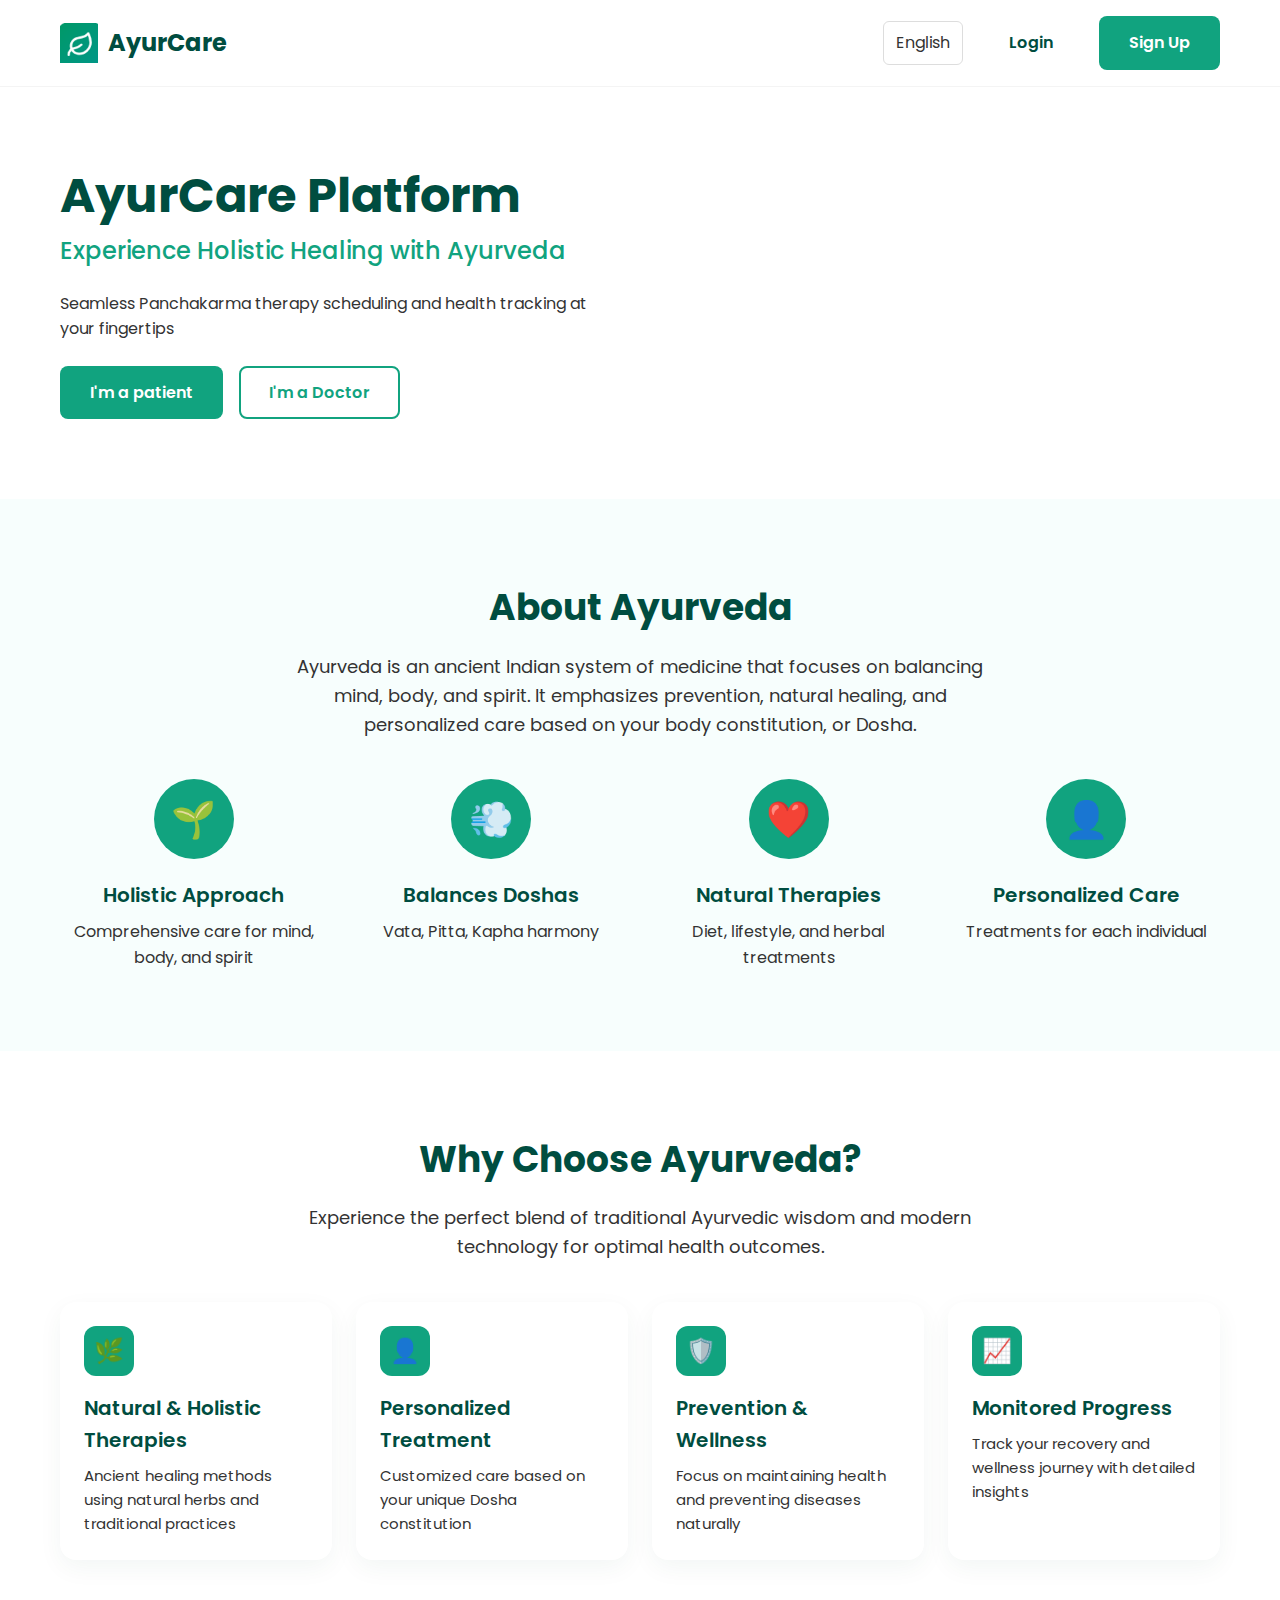
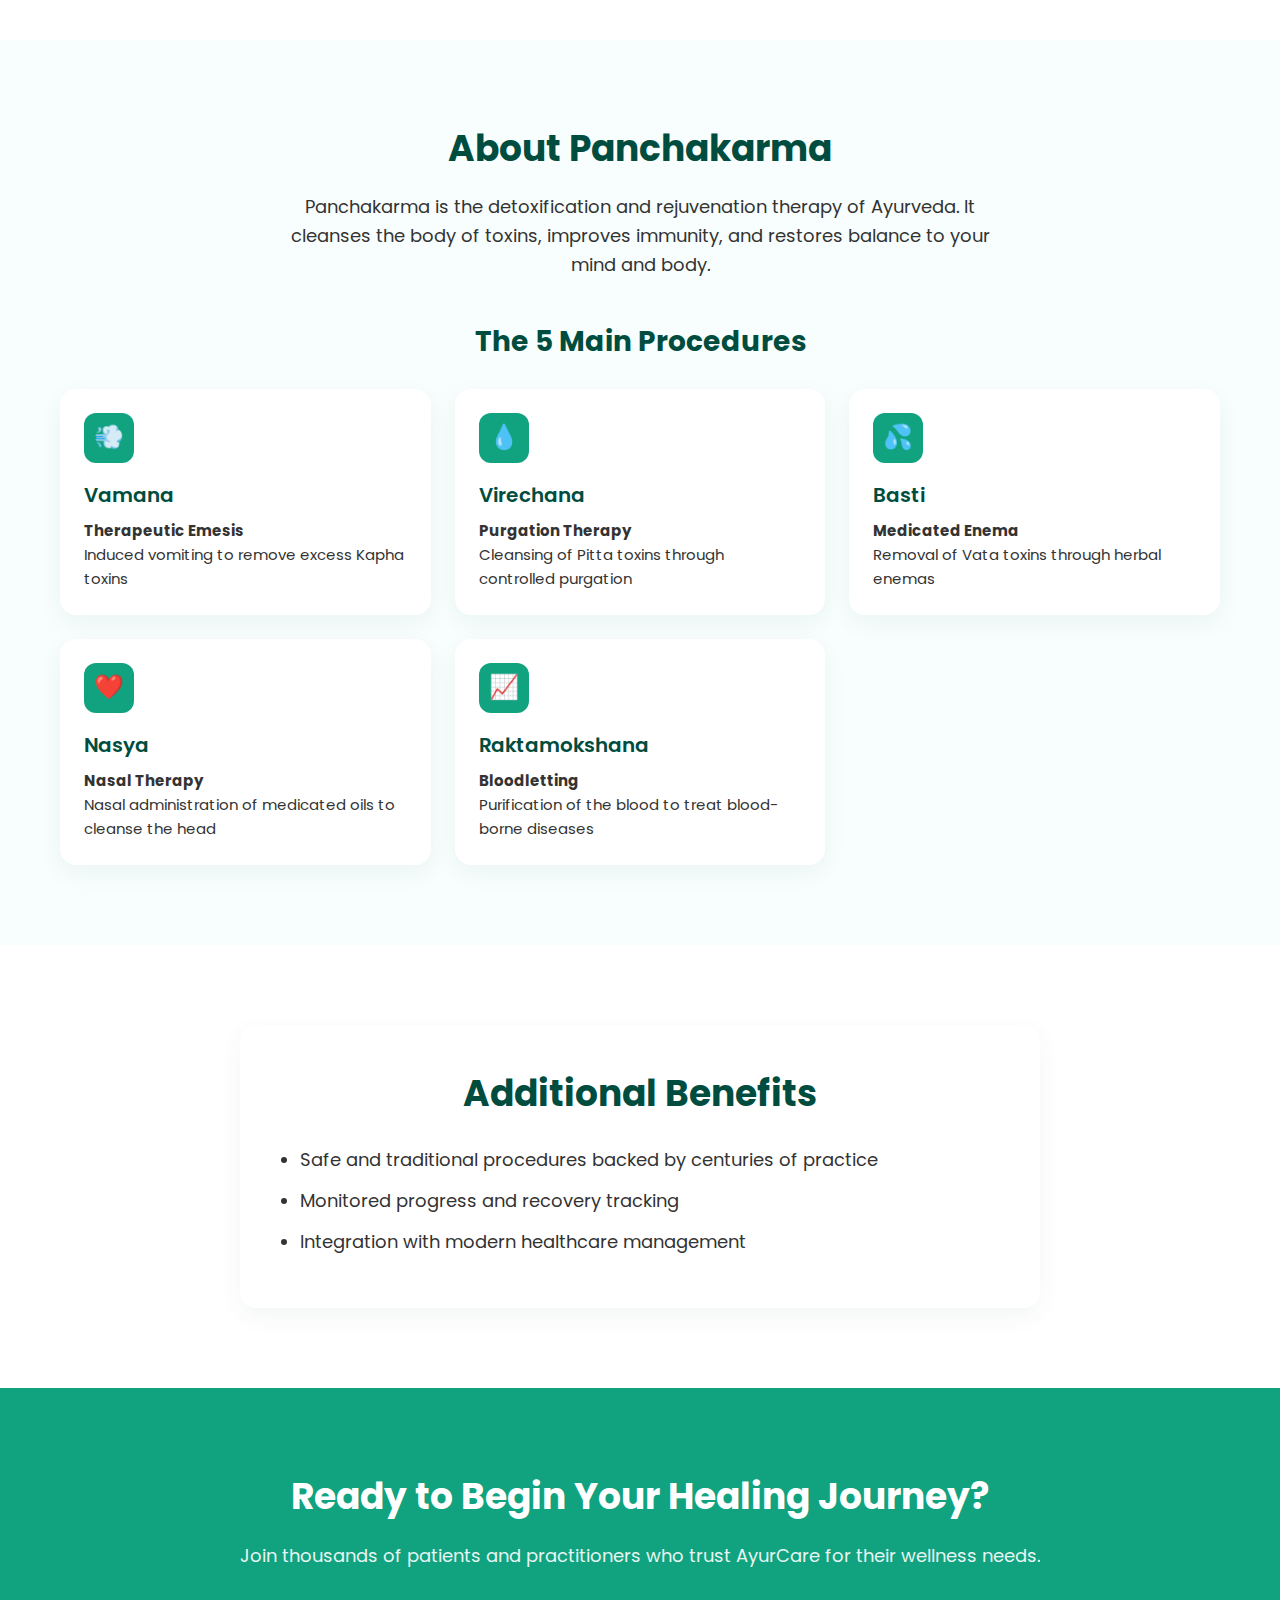
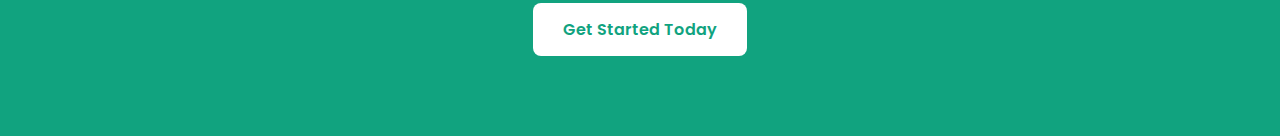
<file: index.html>
<!DOCTYPE html>
<html lang="en">
<head>
    <meta charset="UTF-8">
    <meta name="viewport" content="width=device-width, initial-scale=1.0">
    <title>AyurCare - Holistic Healing</title>
    <link rel="stylesheet" href="style.css">
    <link rel="preconnect" href="https://fonts.googleapis.com">
    <link rel="preconnect" href="https://fonts.gstatic.com" crossorigin>
    <link href="https://fonts.googleapis.com/css2?family=Poppins:wght@400;500;600;700&display=swap" rel="stylesheet">
</head>
<body>

    <nav class="navbar">
        <div class="container nav-container">
            <a href="index.html" class="logo">
                <img src="images/logo.png" alt="AyurCare Logo"> <span>AyurCare</span>
            </a>
            <div class="nav-menu">
                <div class="language-selector">
                    <span>English</span>
                </div>
                <a href="login.html" class="btn btn-login">Login</a>
                <a href="signup.html" class="btn btn-primary">Sign Up</a>
            </div>
        </div>
    </nav>

    <header class="hero">
        <div class="container hero-container">
            <div class="hero-content">
                <h1 class="hero-title">AyurCare Platform</h1>
                <p class="hero-subtitle">Experience Holistic Healing with Ayurveda</p>
                <p class="hero-description">Seamless Panchakarma therapy scheduling and health tracking at your fingertips</p>
                <div class="hero-buttons">
                    <a href="#" class="btn btn-primary">I'm a patient</a>
                    <a href="#" class="btn btn-outline">I'm a Doctor</a>
                </div>
            </div>
            <div class="hero-image">
                </div>
        </div>
    </header>

    <section class="section">
        <div class="container text-center">
            <h2 class="section-title">About Ayurveda</h2>
            <p class="section-subtitle">Ayurveda is an ancient Indian system of medicine that focuses on balancing mind, body, and spirit. It emphasizes prevention, natural healing, and personalized care based on your body constitution, or Dosha.</p>
            
            <div class="features-grid grid-4">
                <div class="feature-card">
                    <div class="icon-wrapper">🌱</div> <h3 class="feature-title">Holistic Approach</h3>
                    <p>Comprehensive care for mind, body, and spirit</p>
                </div>
                <div class="feature-card">
                    <div class="icon-wrapper">💨</div> <h3 class="feature-title">Balances Doshas</h3>
                    <p>Vata, Pitta, Kapha harmony</p>
                </div>
                <div class="feature-card">
                    <div class="icon-wrapper">❤️</div> <h3 class="feature-title">Natural Therapies</h3>
                    <p>Diet, lifestyle, and herbal treatments</p>
                </div>
                <div class="feature-card">
                    <div class="icon-wrapper">👤</div> <h3 class="feature-title">Personalized Care</h3>
                    <p>Treatments for each individual</p>
                </div>
            </div>
        </div>
    </section>

    <section class="section bg-white">
        <div class="container text-center">
            <h2 class="section-title">Why Choose Ayurveda?</h2>
            <p class="section-subtitle">Experience the perfect blend of traditional Ayurvedic wisdom and modern technology for optimal health outcomes.</p>
            
            <div class="info-grid grid-4">
                <div class="info-card">
                    <div class="icon-wrapper-small">🌿</div> <h3 class="info-title">Natural & Holistic Therapies</h3>
                    <p>Ancient healing methods using natural herbs and traditional practices</p>
                </div>
                <div class="info-card">
                    <div class="icon-wrapper-small">👤</div> <h3 class="info-title">Personalized Treatment</h3>
                    <p>Customized care based on your unique Dosha constitution</p>
                </div>
                <div class="info-card">
                    <div class="icon-wrapper-small">🛡️</div> <h3 class="info-title">Prevention & Wellness</h3>
                    <p>Focus on maintaining health and preventing diseases naturally</p>
                </div>
                <div class="info-card">
                    <div class="icon-wrapper-small">📈</div> <h3 class="info-title">Monitored Progress</h3>
                    <p>Track your recovery and wellness journey with detailed insights</p>
                </div>
            </div>
        </div>
    </section>

    <section class="section">
        <div class="container text-center">
            <h2 class="section-title">About Panchakarma</h2>
            <p class="section-subtitle">Panchakarma is the detoxification and rejuvenation therapy of Ayurveda. It cleanses the body of toxins, improves immunity, and restores balance to your mind and body.</p>
            
            <h3 class="subsection-title">The 5 Main Procedures</h3>
            
            <div class="info-grid grid-panchakarma">
                <div class="info-card">
                    <div class="icon-wrapper-small">💨</div> <h3 class="info-title">Vamana</h3>
                    <p><strong>Therapeutic Emesis</strong></p>
                    <p>Induced vomiting to remove excess Kapha toxins</p>
                </div>
                <div class="info-card">
                    <div class="icon-wrapper-small">💧</div> <h3 class="info-title">Virechana</h3>
                    <p><strong>Purgation Therapy</strong></p>
                    <p>Cleansing of Pitta toxins through controlled purgation</p>
                </div>
                <div class="info-card">
                    <div class="icon-wrapper-small">💦</div> <h3 class="info-title">Basti</h3>
                    <p><strong>Medicated Enema</strong></p>
                    <p>Removal of Vata toxins through herbal enemas</p>
                </div>
                <div class="info-card">
                    <div class="icon-wrapper-small">❤️</div> <h3 class="info-title">Nasya</h3>
                    <p><strong>Nasal Therapy</strong></p>
                    <p>Nasal administration of medicated oils to cleanse the head</p>
                </div>
                <div class="info-card">
                    <div class="icon-wrapper-small">📈</div> <h3 class="info-title">Raktamokshana</h3>
                    <p><strong>Bloodletting</strong></p>
                    <p>Purification of the blood to treat blood-borne diseases</p>
                </div>
            </div>
        </div>
    </section>

    <section class="section bg-white">
        <div class="container">
            <div class="benefits-card">
                <h2 class="section-title">Additional Benefits</h2>
                <ul>
                    <li>Safe and traditional procedures backed by centuries of practice</li>
                    <li>Monitored progress and recovery tracking</li>
                    <li>Integration with modern healthcare management</li>
                </ul>
            </div>
        </div>
    </section>

    <section class="cta">
        <div class="container text-center">
            <h2 class="cta-title">Ready to Begin Your Healing Journey?</h2>
            <p>Join thousands of patients and practitioners who trust AyurCare for their wellness needs.</p>
            <a href="#" class="btn btn-light">Get Started Today</a>
        </div>
    </section>

</body>
</html>
</file>
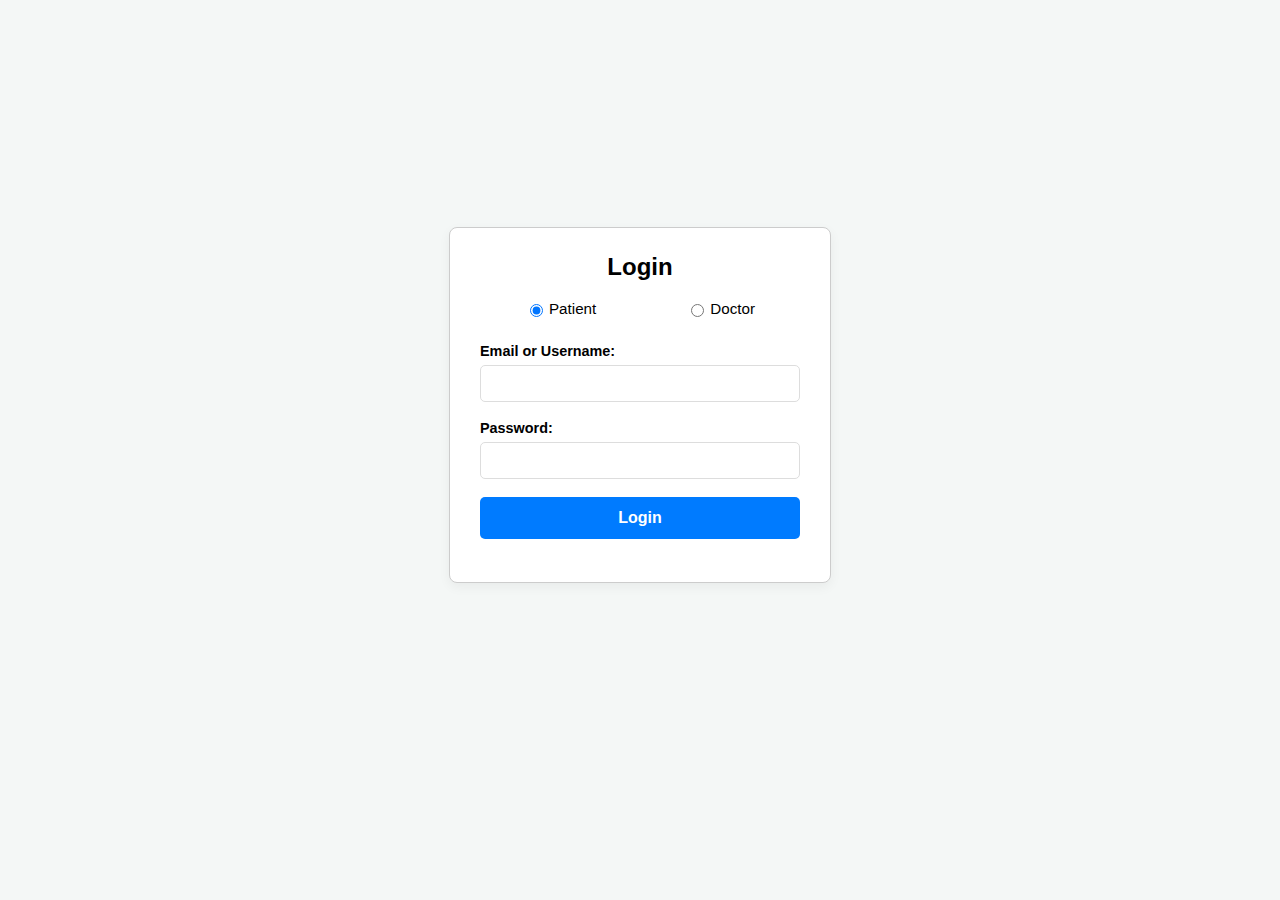
<file: login.html>
<!DOCTYPE html>
<html lang="en">
<head>
    <meta charset="UTF-8">
    <meta name="viewport" content="width=device-width, initial-scale=1.0">
    <title>Login</title>
    <style>
        /* Using a similar style to your signup page */
        body { 
            font-family: -apple-system, BlinkMacSystemFont, "Segoe UI", Roboto, Helvetica, Arial, sans-serif; 
            display: grid; 
            place-items: center; 
            min-height: 90vh; 
            background-color: #f4f7f6;
            margin: 0;
        }
        
        form { 
            background: #ffffff;
            border: 1px solid #ccc; 
            padding: 25px 30px; 
            border-radius: 8px; 
            box-shadow: 0 4px 12px rgba(0,0,0,0.05);
            width: 320px;
        }
        
        h2 {
            text-align: center;
            margin-top: 0;
        }

        div.form-group { 
            margin-bottom: 18px; 
        }
        
        label { 
            display: block; 
            margin-bottom: 6px; 
            font-weight: 600; 
            font-size: 0.9rem;
        }
        
        input[type="text"], 
        input[type="email"], 
        input[type="password"] { 
            width: 100%; 
            padding: 10px; 
            border: 1px solid #ddd;
            border-radius: 5px;
            box-sizing: border-box; /* Important */
        }
        
        /* Styles for the new Role Selector */
        div.role-selector {
            display: flex;
            justify-content: space-around;
            margin-bottom: 20px;
        }

        div.role-selector label {
            display: flex;
            align-items: center;
            font-weight: normal;
            font-size: 0.95rem;
        }

        div.role-selector input[type="radio"] {
            margin-right: 6px;
        }


        button { 
            width: 100%; 
            padding: 12px; 
            background-color: #007bff; 
            color: white; 
            border: none; 
            cursor: pointer; 
            border-radius: 5px;
            font-size: 1rem;
            font-weight: 600;
        }
        
        button:hover {
            background-color: #0056b3;
        }

    </style>
</head>
<body>

    <form id="login-form" action="/login-placeholder" method="post">
        <h2>Login</h2>

        <div class="form-group role-selector">
            <label for="role-patient">
                <input type="radio" id="role-patient" name="role" value="patient" checked>
                Patient
            </label>
            <label for="role-doctor">
                <input type="radio" id="role-doctor" name="role" value="doctor">
                Doctor
            </label>
        </div>

        <div class="form-group">
          <label for="email">Email or Username:</label>
          <input type="text" id="email" name="email" required>
        </div>
        
        <div class="form-group">
          <label for="password">Password:</label>
          <input type="password" id="password" name="password" required>
        </div>
        
        <div class="form-group">
            <button type="submit">Login</button>
        </div>
        
    </form>

    <script>
        // 1. Find the form on the page using its ID
        const loginForm = document.getElementById('login-form');

        // 2. Add an event listener to run a function when the form is "submitted"
        loginForm.addEventListener('submit', function(event) {
            
            // 3. STOP the form from submitting the normal HTML way
            event.preventDefault();

            // 4. Find out which radio button is checked
            // This searches inside the form for the input named 'role' that is ':checked'
            const selectedRole = loginForm.querySelector('input[name="role"]:checked').value;

            // 5. Check the value and redirect the browser
            if (selectedRole === 'doctor') {
                
                // ---
                // In a REAL app, you would first check the password on a server.
                // ---
                console.log('Logging in as a doctor...');
                window.location.href = 'doctor-dashboard.html'; // Sends user to the doctor page

            } else {
                
                // ---
                // In a REAL app, you would first check the password on a server.
                // ---
                console.log('Logging in as a patient...');
                window.location.href = 'patient-dashboard.html'; // Sends user to the patient page
            }
        });
    </script>

</body>
</html>
</file>
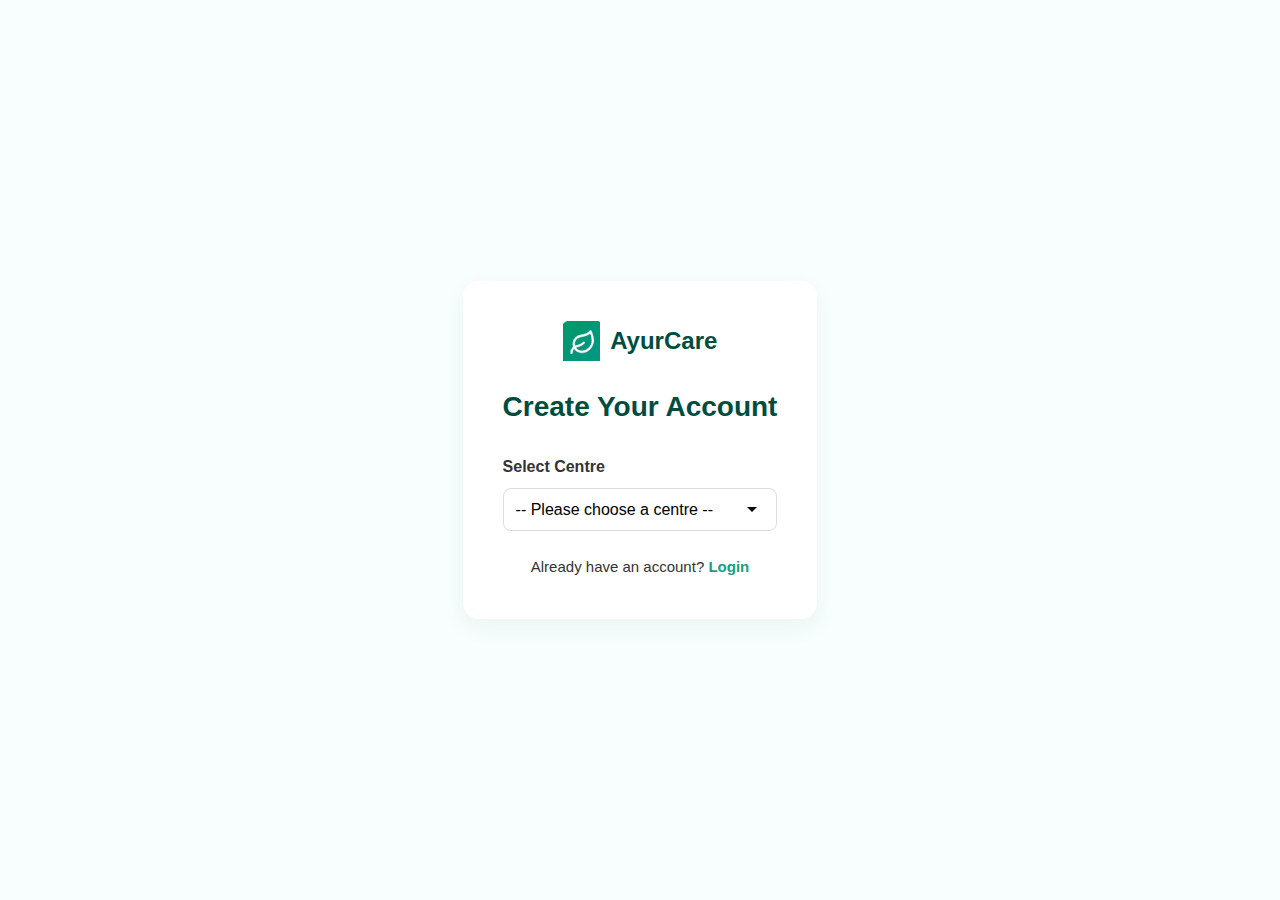
<file: signup.html>
<!DOCTYPE html>
<html lang="en">
<head>
    <meta charset="UTF-8">
    <meta name="viewport" content="width=device-width, initial-scale=1.0">
    <title>Sign Up - AyurCare</title>
    <link rel="stylesheet" href="style.css"> <link rel="stylesheet" href="forms.css"> </head>
<body>
    <div class="form-container">
        <div class="form-box">
            <a href="index.html" class="logo">
                <img src="images/logo.png" alt="AyurCare Logo"> <span>AyurCare</span>
            </a>
            <h2>Create Your Account</h2>

            <form id="signup-form">

                <div class="form-group">
                    <label for="centre-select">Select Centre</label>
                    <select id="centre-select" required>
                        <option value="">-- Please choose a centre --</option>
                        <option value="centre1">AyurCare Mumbai</option>
                        <option value="centre2">AyurCare Delhi</option>
                        <option value="centre3">AyurCare Bangalore</option>
                    </select>
                </div>

                <div id="signup-fields" style="display: none;">

                    <div class="form-group">
                        <label for="name">Full Name</label>
                        <input type="text" id="name" required>
                    </div>

                    <div class="form-group">
                        <label for="phone">Phone Number</label>
                        <input type="tel" id="phone" required>
                    </div>

                    <div class="form-group">
                        <label for="email">Email</label>
                        <input type="email" id="email" required>
                    </div>
                    
                    <div class="form-group">
                        <label for="user-type">I am a...</label>
                        <select id="user-type" required>
                            <option value="">-- Select user type --</option>
                            <option value="patient">Patient</option>
                            <option value="doctor">Doctor</option>
                        </select>
                    </div>

                    <div class="form-group">
                        <label for="password">Password</label>
                        <input type="password" id="password" required>
                    </div>

                    <div class="form-group">
                        <label for="confirm-password">Confirm Password</label>
                        <input type="password" id="confirm-password" required>
                    </div>

                    <div class="form-group-terms">
                        <input type="checkbox" id="terms" required>
                        <label for="terms">
                            I agree to the <a href="#">Terms & Conditions</a> and <a href="#">Privacy Policy</a>.
                        </label>
                    </div>

                    <button type="submit" class="btn btn-primary full-width">Create Account</button>
                </div>

            </form>

            <p class="form-link">Already have an account? <a href="login.html">Login</a></p>
        </div>
    </div>

    <script>
        // Wait for the page to load
        document.addEventListener('DOMContentLoaded', function() {
            
            // Get the elements we need
            const centreSelect = document.getElementById('centre-select');
            const hiddenFields = document.getElementById('signup-fields');
            const signupForm = document.getElementById('signup-form');
            const password = document.getElementById('password');
            const confirmPassword = document.getElementById('confirm-password');

            // 1. Show/Hide fields logic
            centreSelect.addEventListener('change', function() {
                // 'this.value' is the selected option's value
                if (this.value !== "") {
                    // If a centre is chosen, show the fields
                    hiddenFields.style.display = 'block';
                } else {
                    // If they un-select (choose the default), hide them
                    hiddenFields.style.display = 'none';
                }
            });

            // 2. Form submission logic (Password Check)
            signupForm.addEventListener('submit', function(event) {
                // Check if passwords match
                if (password.value !== confirmPassword.value) {
                    // If they don't match:
                    alert("Passwords do not match. Please try again.");
                    // Stop the form from submitting
                    event.preventDefault(); 
                }
                // If they do match, the form will submit normally.
            });

        });
    </script>

</body>
</html>
</file>
<file: style.css>
/* ========================
   Global Styles & Variables
========================= */
:root {
    --primary-green: #11A37F; /* Main accent green for buttons, icons */
    --dark-green: #004D40;    /* Dark teal for headings */
    --text-color: #333;       /* Body text */
    --light-green-bg: #F7FEFD; /* Light background for sections */
    --white: #FFFFFF;
    --grey: #F4F4F4;
    --border-color: #DDD;
    --shadow: 0 8px 24px rgba(0, 77, 64, 0.05);
}

* {
    margin: 0;
    padding: 0;
    box-sizing: border-box;
}

body {
    font-family: 'Poppins', sans-serif;
    color: var(--text-color);
    line-height: 1.6;
    background-color: var(--light-green-bg); /* <-- This is correct */
}

.container {
    max-width: 1200px;
    margin: 0 auto;
    padding: 0 20px;
}

img {
    max-width: 100%;
    display: block;
}

a {
    text-decoration: none;
    color: var(--primary-green);
}

/* ========================
   Buttons
========================= */
.btn {
    display: inline-block;
    padding: 12px 28px;
    border-radius: 8px;
    font-weight: 600;
    font-size: 16px;
    transition: all 0.3s ease;
    border: 2px solid transparent;
}

.btn-primary {
    background-color: var(--primary-green);
    color: var(--white);
}

.btn-primary:hover {
    background-color: var(--dark-green);
}

.btn-outline {
    background-color: var(--white);
    color: var(--primary-green);
    border-color: var(--primary-green);
}

.btn-outline:hover {
    background-color: var(--primary-green);
    color: var(--white);
}

.btn-login {
    background: none;
    color: var(--dark-green);
    font-weight: 600;
}

.btn-login:hover {
    color: var(--primary-green);
}

.btn-light {
    background-color: var(--white);
    color: var(--primary-green);
    font-weight: 600;
}

.btn-light:hover {
    background-color: var(--light-green-bg);
    transform: translateY(-2px);
}

/* ========================
   Navigation Bar
========================= */
.navbar {
    background: var(--white);
    padding: 16px 0;
    border-bottom: 1px solid var(--grey);
    position: sticky;
    top: 0;
    z-index: 100;
}

.nav-container {
    display: flex;
    justify-content: space-between;
    align-items: center;
}

.logo {
    display: flex;
    align-items: center;
    gap: 10px; /* Space between logo and text */
}

.logo img {
    height: 40px; /* You can adjust this height */
    width: auto;
}

.logo span {
    font-size: 24px;
    font-weight: 700;
    color: var(--dark-green);
}

.nav-menu {
    display: flex;
    align-items: center;
    gap: 16px;
}

.language-selector {
    color: var(--text-color);
    padding: 8px 12px;
    border: 1px solid var(--border-color);
    border-radius: 6px;
    cursor: pointer;
}

/* ========================
   Hero Section
========================= */
.hero {
    background: var(--white);
    padding: 80px 0;
}

.hero-container {
    display: flex;
    align-items: center;
    gap: 40px;
}

.hero-content {
    flex: 1;
}

.hero-image {
    flex: 1;
    text-align: center;
}

.hero-image img {
    border-radius: 16px;
    box-shadow: var(--shadow);
}

.hero-title {
    font-size: 48px;
    font-weight: 700;
    color: var(--dark-green);
    line-height: 1.2;
}

.hero-subtitle {
    font-size: 24px;
    font-weight: 500;
    color: var(--primary-green);
    margin-top: 8px;
}

.hero-description {
    font-size: 16px;
    margin: 20px 0;
}

.hero-buttons {
    display: flex;
    gap: 16px;
    margin-top: 24px;
}

/* ========================
   General Section Styling
========================= */
.section {
    padding: 80px 0;
}

.section.bg-light {
    background-color: var(--light-green-bg);
}

.section.bg-white { /* <-- ADDED THIS */
    background-color: var(--white);
}

.text-center {
    text-align: center;
}

.section-title {
    font-size: 36px;
    color: var(--dark-green);
    margin-bottom: 16px;
}

.section-subtitle {
    font-size: 18px;
    max-width: 700px;
    margin: 0 auto 40px auto;
    color: var(--text-color);
}

.subsection-title {
    font-size: 28px;
    color: var(--dark-green);
    margin: 40px 0 24px 0;
}

/* ========================
   Features Grid (About Ayur)
========================= */
.features-grid {
    display: grid;
    gap: 30px;
}

.grid-4 {
    grid-template-columns: repeat(4, 1fr);
}

.feature-card {
    text-align: center;
}

.icon-wrapper {
    width: 80px;
    height: 80px;
    border-radius: 50%;
    background-color: var(--primary-green);
    color: var(--white);
    display: flex;
    align-items: center;
    justify-content: center;
    font-size: 36px;
    margin: 0 auto 20px auto;
}

.feature-title {
    font-size: 20px;
    color: var(--dark-green);
    font-weight: 600;
    margin-bottom: 8px;
}


/* ========================
   Info Grid (Why Choose / Panchakarma)
========================= */
.info-grid {
    display: grid;
    gap: 24px;
}

.grid-panchakarma {
    grid-template-columns: repeat(3, 1fr); /* 3 columns for the first row */
}

.grid-panchakarma .info-card:nth-last-child(1) {
    grid-column-start: 2;
}
.grid-panchakarma .info-card:nth-last-child(2) {
    grid-column-start: 1;
}


.info-card {
    background: var(--white);
    border-radius: 16px;
    padding: 24px;
    text-align: left;
    box-shadow: var(--shadow);
    transition: transform 0.3s ease;
}

.info-card:hover {
    transform: translateY(-5px);
}

.icon-wrapper-small {
    width: 50px;
    height: 50px;
    border-radius: 12px;
    background-color: var(--primary-green);
    color: var(--white);
    display: flex;
    align-items: center;
    justify-content: center;
    font-size: 24px;
    margin-bottom: 16px;
}

.info-title {
    font-size: 20px;
    color: var(--dark-green);
    font-weight: 600;
    margin-bottom: 8px;
}

.info-card p {
    font-size: 15px;
}

/* ========================
   Additional Benefits
========================= */
.benefits-card {
    max-width: 800px;
    margin: 0 auto;
    background: var(--white);
    border-radius: 16px;
    padding: 40px;
    box-shadow: var(--shadow);
}

.benefits-card .section-title {
    text-align: center;
}

.benefits-card ul {
    margin-top: 24px;
    padding-left: 20px; /* Indent bullets */
}

.benefits-card li {
    font-size: 18px;
    color: var(--text-color);
    margin-bottom: 12px;
}

/* ========================
   Call to Action (CTA)
========================= */
.cta {
    background-color: var(--primary-green);
    padding: 80px 0;
    color: var(--white);
}

.cta-title {
    font-size: 36px;
    font-weight: 700;
    margin-bottom: 16px;
}

.cta p {
    font-size: 18px;
    margin-bottom: 32px;
    opacity: 0.9;
}

/* ========================
   Responsive Design
========================= */
@media (max-width: 992px) {
    .hero-container {
        flex-direction: column;
        text-align: center;
    }

    .hero-content {
        order: 2;
    }

    .hero-image {
        order: 1;
        margin-bottom: 30px;
    }

    .hero-buttons {
        justify-content: center;
    }

    .grid-4 {
        grid-template-columns: repeat(2, 1fr);
    }

    .grid-panchakarma {
        grid-template-columns: repeat(2, 1fr);
    }

    /* Reset panchakarma grid for 2 columns */
    .grid-panchakarma .info-card:nth-last-child(1),
    .grid-panchakarma .info-card:nth-last-child(2) {
        grid-column-start: auto;
    }
}

@media (max-width: 768px) {
    .nav-container {
        flex-direction: column;
        gap: 16px;
    }
    
    .hero-title {
        font-size: 36px;
    }

    .hero-subtitle {
        font-size: 20px;
    }

    .section-title, .cta-title {
        font-size: 28px;
    }

    .grid-4,
    .grid-panchakarma {
        grid-template-columns: 1fr;
    }
}
</file>
<file: forms.css>
/* Use the same green background as the main page */
body {
    background-color: #F7FEFD; 
    display: flex;
    justify-content: center;
    align-items: center;
    min-height: 100vh;
}

.form-container {
    padding: 20px;
}

.form-box {
    max-width: 450px;
    width: 100%;
    background: #FFFFFF;
    padding: 40px;
    border-radius: 16px;
    box-shadow: 0 8px 24px rgba(0, 77, 64, 0.05);
    text-align: center;
}

.form-box .logo {
    justify-content: center; /* Center the logo */
    margin-bottom: 24px;
}

.form-box h2 {
    color: #004D40; /* Dark Green */
    font-size: 28px;
    margin-bottom: 24px;
}

.form-group {
    margin-bottom: 20px;
    text-align: left;
}

.form-group label {
    display: block;
    font-weight: 600;
    margin-bottom: 8px;
    color: #333;
}

/* UPDATED: This style now applies to both input AND select */
.form-group input,
.form-group select {
    width: 100%;
    padding: 12px;
    border: 1px solid #DDD;
    border-radius: 8px;
    font-size: 16px;
    font-family: 'Poppins', sans-serif;
    /* This makes the select dropdown look consistent */
    background-color: white; 
    -webkit-appearance: none;
    -moz-appearance: none;
    appearance: none;
    /* Add a dropdown arrow */
    background-image: url('data:image/svg+xml;utf8,<svg fill="black" height="24" viewBox="0 0 24 24" width="24" xmlns="http://www.w3.org/2000/svg"><path d="M7 10l5 5 5-5z"/></svg>');
    background-repeat: no-repeat;
    background-position: right 12px center;
}

/* NEW: Style for the Terms & Conditions checkbox */
.form-group-terms {
    display: flex;
    align-items: center;
    gap: 10px;
    text-align: left;
    margin-bottom: 20px;
}

.form-group-terms input[type="checkbox"] {
    width: 16px; /* Make checkbox a normal size */
    height: 16px;
    accent-color: #11A37F; /* Make the checkmark green */
}

.form-group-terms label {
    font-size: 14px;
    font-weight: 500;
    color: #333;
    margin: 0;
}

.form-group-terms a {
    color: #11A37F;
    font-weight: 600;
}

.btn.full-width {
    width: 100%;
    padding: 14px;
    font-size: 18px;
    margin-top: 10px;
}

.form-link {
    margin-top: 24px;
    font-size: 15px;
}

.form-link a {
    color: #11A37F; /* Primary Green */
    font-weight: 600;
}
</file>
